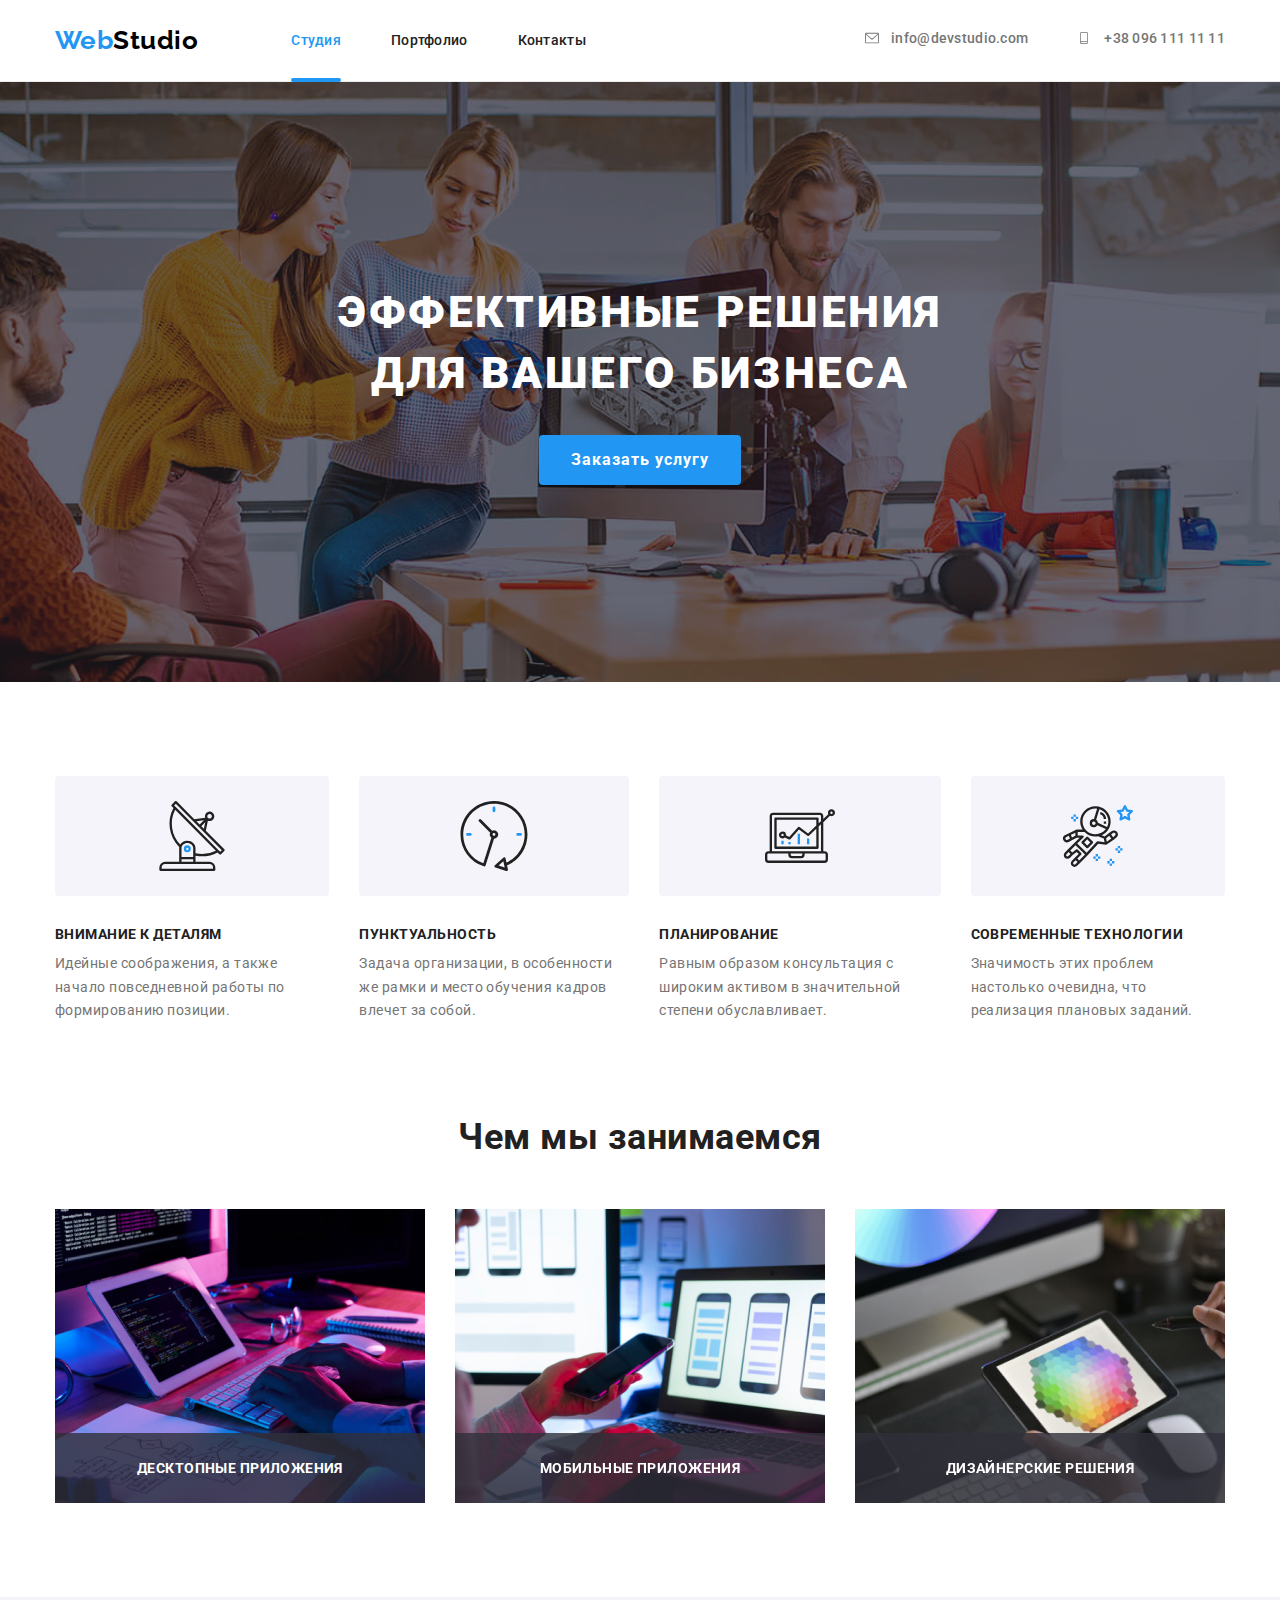
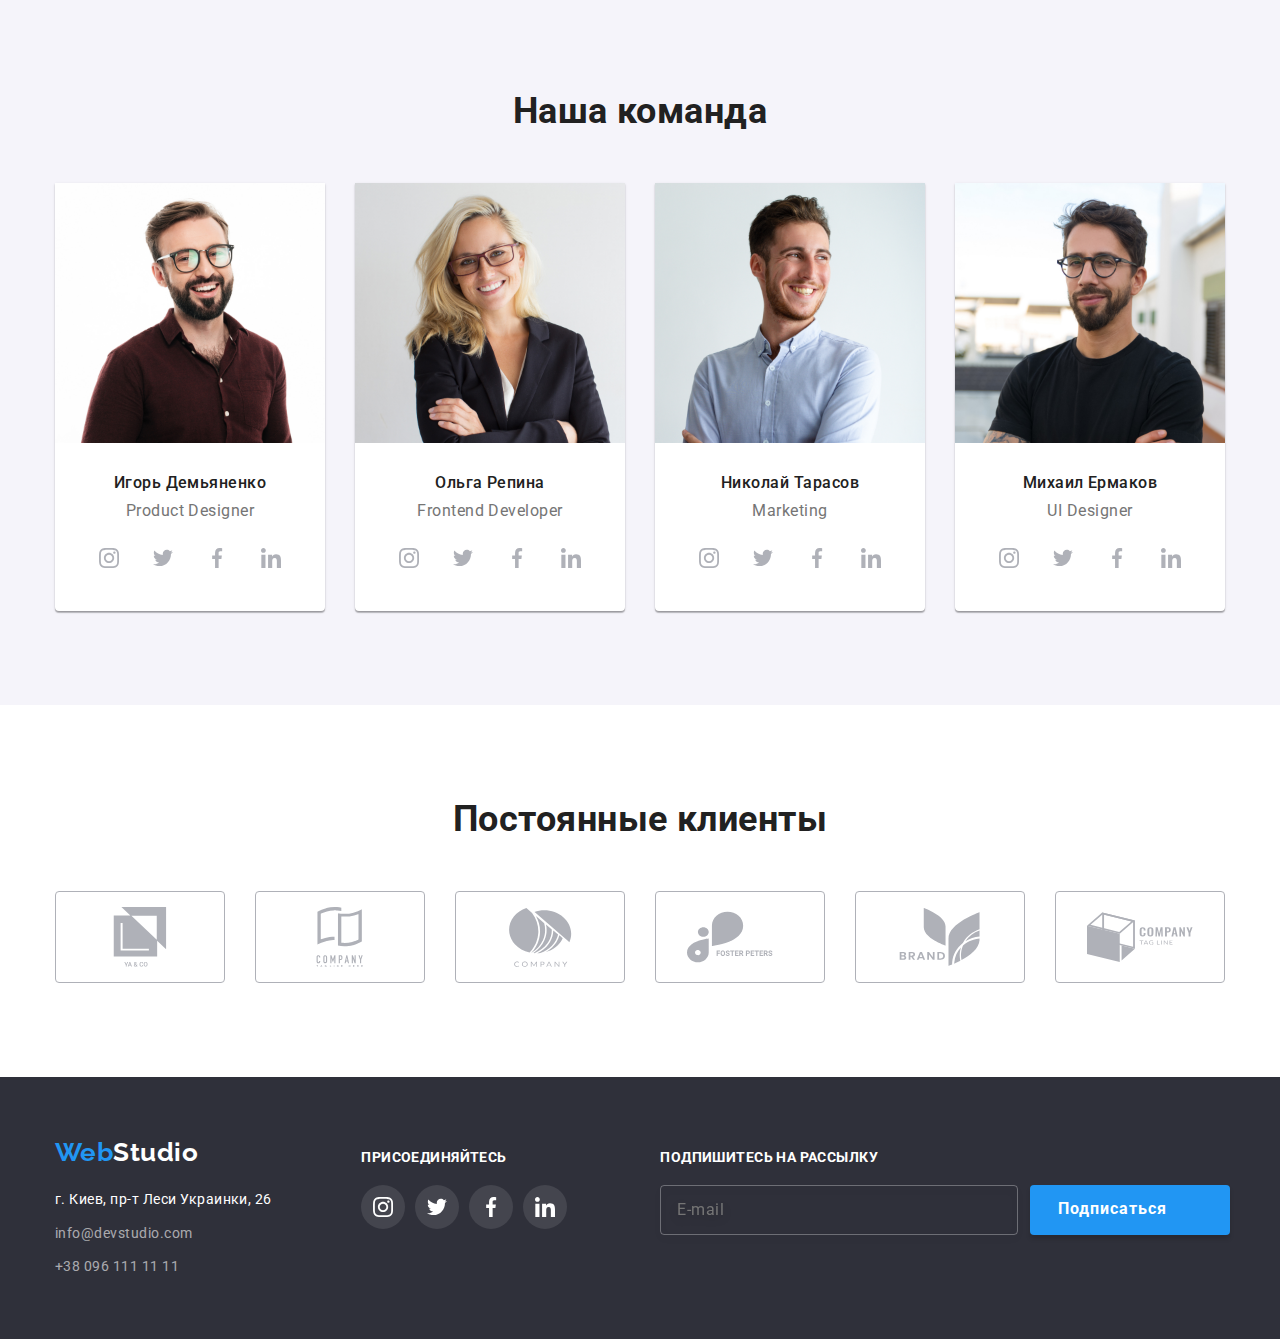
<file: index.html>
<!DOCTYPE html>
<html lang="ru">
<head>
    <meta charset="UTF-8">
    <meta http-equiv="X-UA-Compatible" content="IE=edge">
    <meta name="viewport" content="width=device-width, initial-scale=1.0">
    <title>WebStudio</title>
    <link href="https://fonts.googleapis.com/css2?family=Raleway:wght@700&family=Roboto:wght@400;500;700;900&display=swap" rel="stylesheet">
    <link rel="stylesheet" href="https://cdnjs.cloudflare.com/ajax/libs/modern-normalize/1.1.0/modern-normalize.min.css">
    <link rel="stylesheet" href="./css/main.min.css">
</head>
<body>
    <!-- Шапка сайта -->
    <header class="header">
            <div class="container header__container">
                    <nav class="nav">
                        <a href="index.html" class="logo header__logo"><span class="logo__label">Web</span>Studio</a>
                        <ul class="header-list list">
                            <li class="header-list__item"><a href="./index.html" class="header-list__link header-list__link--current">Студия</a></li>
                            <li class="header-list__item"><a href="portfolio.html" class="header-list__link">Портфолио</a></li>
                            <li class="header-list__item"><a href="/" class="header-list__link">Контакты</a></li>
                        </ul>
                    </nav>
                        <ul class="header-contacts list">
                            <li class="header-contacts__item">
                            <a href="mailto:info@devstudio.com" class="header-contacts__link header-contacts__link--email">
                            <span class="header-contacts__icon">
                                <svg class="icon-envelope" width="14px" height="16px">
                                    <use href="./images/sprite.svg#icon-envelope"></use>
                                </svg>
                            </span>
                        info@devstudio.com</a>
                        </li>
                            <li class="header-contacts__item">
                            <a href="tel:+380961111111" class="header-contacts__link header-contacts__link--tel">
                            <span class="header-contacts__icon">
                                <svg class="icon-smartphone" width="12px" height="16px">
                                    <use href="./images/sprite.svg#icon-smartphone"></use>
                                </svg>
                            </span>
                            +38 096 111 11 11</a>
                        </li>
                        </ul>
            </div>
    </header>
    <!-- Основная информация -->
        <main>
            <!-- Банер -->
            <section class="banner">
            <div class="banner-overlay">
                <div class="container">
                    <h1 class="banner-overlay__title">Эффективные решения для вашего бизнеса</h1>
                    <button class="banner-overlay__button" type="button" data-modal-open>Заказать услугу</button>
            <!-- Модальное окно -->
                    <div class="backdrop is-hidden" data-modal>
                        <div class="modal">
                            <button class="modal__button" data-modal-close>
                                <svg class="modal__icon-close" width="18px" height="18px">
                                    <use href="./images/sprite.svg#icon-close"></use>
                                </svg>
                            </button>
                            <!-- Контактная информация (Форма) -->
                            <h2 class="form__title">Оставьте свои данные, мы вам перезвоним</h2>
                             <form class="form" action="" >
                              <div class="form__container">
                                  
                                            <label class="form__field" for="user-name">
                                                <span class="form__label">Имя</span>
                                                <div class="input-container">
                                                    <input class="input-container__item" type="text" name="user-name" id="user-name">
                                                    <span class="input-container__icon">
                                                        <svg width="18px" height="18px">
                                                            <use href="./images/sprite.svg#icon-person"></use>
                                                        </svg>
                                                    </span>
                                                </div>
                                            </label>
                                  
                                  
                                            <label class="form__field" for="user-tel">
                                                <span class="form__label">Телефон</span>
                                                <div class="input-container">
                                                    <input class="input-container__item" type="tel" name="user-tel" id="user-tel" required>
                                                    <span class="input-container__icon">
                                                        <svg width="18px" height="18px">
                                                            <use href="./images/sprite.svg#icon-phone"></use>
                                                        </svg>
                                                    </span>
                                                </div>
                                            </label>
                                  
                                  
                                            <label class="form__field" for="user-email">
                                                <span class="form__label">Почта</span>
                                                <div class="input-container">
                                                    <input class="input-container__item" type="email" name="user-email" id="user-email" required>
                                                    <span class="input-container__icon">
                                                        <svg width="18px" height="18px">
                                                            <use href="./images/sprite.svg#icon-email"></use>
                                                        </svg>
                                                    </span>
                                                </div>
                                            </label>
                                           
                                            <label class="form__field comment" for="comment">
                                                <span class="form__label">Комментарий</span>
                                                <textarea class="input-container__item comment" name="comment" id="comment" placeholder="Введите текст" style="width: 448px; height: 120px;"></textarea>
                                            </label>

                                            <label class="policy__label" for="policy">
                                                <input class="policy__checkbox visually-hidden" type="checkbox" id="policy" name="policy">
                                                <span class="policy__icon">
                                                    <svg class="policy__icon--agreement" width="16px" height="16px">
                                                        <use href="./images/sprite.svg#icon-agreement"></use>
                                                    </svg>
                                                </span>
                                                <span class="policy__agreement">Соглашаюсь с рассылкой и принимаю 
                                                    <a class="policy__link" href="">Условия договора</a>
                                                </span>
                                            </label>       

                                    <button class="form__button" type="submit">Отправить</button>
                              </div>
                            </form>
                        </div>
                    </div>
                </div>
            </div>
                </section>
            <!-- Описание под банером -->
            <section class="sub-banner section">
                    <div class="container">
                        <ul class="sub-banner__list list">
                            <h2 class="sub-banner__header hidden">Что вам необходимо</h2>
                            <li class="sub-banner__item icon-antenna">
                                <h3 class="sub-banner__title">Внимание к деталям</h3>
                                <p class="sub-banner__description">
                                    Идейные соображения, а также начало повседневной работы по формированию позиции.
                                </p>
                            </li>
                            <li class="sub-banner__item icon-clock">
                                <h3 class="sub-banner__title">Пунктуальность</h3>
                                <p class="sub-banner__description">
                                    Задача организации, в особенности же рамки и место обучения кадров влечет за собой.
                                </p>
                            </li>
                            <li class="sub-banner__item icon-diagram">
                                <h3 class="sub-banner__title">Планирование</h3>
                                <p class="sub-banner__description">
                                    Равным образом консультация с широким активом в значительной степени обуславливает.
                                </p>
                            </li>
                            <li class="sub-banner__item icon-astronaut">
                                <h3 class="sub-banner__title">Современные технологии</h3>
                                <p class="sub-banner__description">
                                    Значимость этих проблем настолько очевидна, что реализация плановых заданий.
                                </p>
                            </li>
                        </ul>
                    </div>
                </section>
            <!-- Чем мы занимаемся -->
            <section class="examples section">
                <div class="container">
                    <h2 class="examples__title">Чем мы занимаемся</h2>
                    <ul class="examples__list list">
                        <li class="examples__item">
                            <img src="./images/img.jpg" alt="Первое фото фиолетовое" width="370" height="294">
                            <div class="examples__overlay">
                                <p class="examples__text">Десктопные приложения</p>
                            </div>
                        </li>
                        <li class="examples__item">
                            <img src="./images/img-1.jpg" alt="Второе фото с телефоном" width="370" height="294">
                            <div class="examples__overlay">
                                <p class="examples__text">Мобильные приложения</p>
                            </div>
                        </li>
                        <li class="examples__item">
                            <img src="./images/img-2.jpg" alt="Третье фото приложение" width="370" height="294">
                            <div class="examples__overlay">
                                <p class="examples__text">Дизайнерские решения</p>
                            </div>
                        </li>
                    </ul>
                </div>
            </section>
            <!-- Наша команда -->
            <section class="our-team section">
                <div class="container">
                    <h2 class="our-team__title">Наша команда</h2>
                    <ul class="our-team__list list">
                        <li class="our-team__item">
                            <img src="./images/img-3.jpg" alt="Игорь Демьяненко" width="270" height="260">
                            <h3 class="our-team__header">Игорь Демьяненко</h3>
                            <p class="our-team__description">Product Designer</p>
                                <div class="social-contacts">
                                    <a href="" class="social-contacts__item">
                                        <svg class="social-contacts__icon" width="20px" height="20px">
                                            <use href="./images/sprite.svg#icon-instagram" ></use>
                                        </svg>
                                    </a>
                                    <a href="" class="social-contacts__item">
                                        <svg class="social-contacts__icon"  width="20px" height="20px">
                                            <use href="./images/sprite.svg#icon-twitter"></use>
                                        </svg>
                                    </a>
                                    <a href="" class="social-contacts__item">
                                        <svg class="social-contacts__icon" width="20px" height="20px">
                                            <use href="./images/sprite.svg#icon-facebook" ></use>
                                        </svg>
                                    </a>
                                    <a href="" class="social-contacts__item">
                                        <svg class="social-contacts__icon" width="20px" height="20px">
                                            <use href="./images/sprite.svg#icon-linkedin" ></use>
                                        </svg>
                                    </a>
                                </div>
                        </li>
                        <li class="our-team__item">
                            <img src="./images/img-4.jpg" alt="Ольга Репина" width="270" height="260">
                            <h3 class="our-team__header">Ольга Репина</h3>
                            <p class="our-team__description">Frontend Developer</p>
                            <div class="social-contacts">
                                <a href="" class="social-contacts__item">
                                    <svg class="social-contacts__icon" width="20px" height="20px">
                                        <use href="./images/sprite.svg#icon-instagram" ></use>
                                    </svg>
                                </a>
                                <a href="" class="social-contacts__item">
                                    <svg class="social-contacts__icon"  width="20px" height="20px">
                                        <use href="./images/sprite.svg#icon-twitter"></use>
                                    </svg>
                                </a>
                                <a href="" class="social-contacts__item">
                                    <svg class="social-contacts__icon" width="20px" height="20px">
                                        <use href="./images/sprite.svg#icon-facebook" ></use>
                                    </svg>
                                </a>
                                <a href="" class="social-contacts__item">
                                    <svg class="social-contacts__icon" width="20px" height="20px">
                                        <use href="./images/sprite.svg#icon-linkedin" ></use>
                                    </svg>
                                </a>
                            </div>
                        </li>
                        <li class="our-team__item">
                            <img src="./images/img-5.jpg" alt="Николай Тарасов" width="270" height="260">
                            <h3 class="our-team__header">Николай Тарасов</h3>
                            <p class="our-team__description">Marketing</p>
                            <div class="social-contacts">
                                <a href="" class="social-contacts__item">
                                    <svg class="social-contacts__icon" width="20px" height="20px">
                                        <use href="./images/sprite.svg#icon-instagram" ></use>
                                    </svg>
                                </a>
                                <a href="" class="social-contacts__item">
                                    <svg class="social-contacts__icon"  width="20px" height="20px">
                                        <use href="./images/sprite.svg#icon-twitter"></use>
                                    </svg>
                                </a>
                                <a href="" class="social-contacts__item">
                                    <svg class="social-contacts__icon" width="20px" height="20px">
                                        <use href="./images/sprite.svg#icon-facebook" ></use>
                                    </svg>
                                </a>
                                <a href="" class="social-contacts__item">
                                    <svg class="social-contacts__icon" width="20px" height="20px">
                                        <use href="./images/sprite.svg#icon-linkedin" ></use>
                                    </svg>
                                </a>
                            </div>
                        </li>
                        <li class="our-team__item">
                            <img src="./images/img-6.jpg" alt="Михаил Ермаков" width="270" height="260">
                            <h3 class="our-team__header">Михаил Ермаков</h3>
                            <p class="our-team__description">UI Designer</p>
                            <div class="social-contacts">
                                <a href="" class="social-contacts__item">
                                    <svg class="social-contacts__icon" width="20px" height="20px">
                                        <use href="./images/sprite.svg#icon-instagram" ></use>
                                    </svg>
                                </a>
                                <a href="" class="social-contacts__item">
                                    <svg class="social-contacts__icon"  width="20px" height="20px">
                                        <use href="./images/sprite.svg#icon-twitter"></use>
                                    </svg>
                                </a>
                                <a href="" class="social-contacts__item">
                                    <svg class="social-contacts__icon" width="20px" height="20px">
                                        <use href="./images/sprite.svg#icon-facebook" ></use>
                                    </svg>
                                </a>
                                <a href="" class="social-contacts__item">
                                    <svg class="social-contacts__icon" width="20px" height="20px">
                                        <use href="./images/sprite.svg#icon-linkedin" ></use>
                                    </svg>
                                </a>
                            </div>
                        </li>
                    </ul>
                </div>
            </section>
            <!-- Постоянные клиенты -->
            <section class="section">
                <div class="regular-clients container">
                    <h2 class="regular-clients__title">Постоянные клиенты</h2>
                    <ul class="regular-clients__list list">
                        <li class="regular-clients__item">
                            <a class="regular-clients__link" href="/">
                                <svg class="regular-clients__icon">
                                    <use href="./images/sprite.svg#icon-brand-1"></use>
                                </svg>
                            </a>
                        </li>
                        <li class="regular-clients__item">
                            <a class="regular-clients__link" href="/">
                                <svg class="regular-clients__icon">
                                    <use href="./images/sprite.svg#icon-brand-2" ></use>
                                </svg>
                            </a>
                        </li>
                        <li class="regular-clients__item">
                            <a class="regular-clients__link" href="/">
                                <svg class="regular-clients__icon">
                                    <use href="./images/sprite.svg#icon-brand-3"></use>
                                </svg>
                            </a>
                        </li>
                        <li class="regular-clients__item">
                            <a class="regular-clients__link" href="/">
                                <svg class="regular-clients__icon">
                                    <use href="./images/sprite.svg#icon-brand-4"></use>
                                </svg>
                            </a>
                        </li>
                        <li class="regular-clients__item">
                            <a class="regular-clients__link" href="/">
                                <svg class="regular-clients__icon">
                                    <use href="./images/sprite.svg#icon-brand-5"></use>
                                </svg>
                            </a>
                        </li>
                        <li class="regular-clients__item">
                            <a class="regular-clients__link" href="/">
                                <svg class="regular-clients__icon">
                                    <use href="./images/sprite.svg#icon-brand-6"></use>
                                </svg>
                            </a>
                        </li>
                    </ul>
                </div>
            </section>
        </main>
        <!-- Контактная информация -->
    <footer class="footer-contacts">
        <div class="container">
            <div class="footer-container">
                <a href="./index.html" class="logo footer__logo"><span class="logo__label">Web</span>Studio</a>
                <address>
                    <ul class="footer-contacts__list list">
                        <li class="footer-contacts__item">
                            <a href="https://goo.gl/maps/piqngm7oDQpEDh6u6"
                            target="_blank"
                             rel="noopener nofollow noreferrer"
                             class="footer-contacts__link">г. Киев, пр-т Леси Украинки, 26</a>
                        </li>
                        <li class="footer-contacts__item"><a href="mailto:info@devstudio.com" class="footer-contacts__link footer-contacts__link--email">info@devstudio.com</a></li>
                        <li class="footer-contacts__item"><a href="tel:+380961111111" class="footer-contacts__link footer-contacts__link--tel">+38 096 111 11 11</a></li>
                    </ul>
                </address>
            </div>
        <!-- Присоединяйтесь к нам! -->
            <div class="social-media">
                <p class="social-media__header">Присоединяйтесь</p>
                <ul class="social-media__list list">
                    <li class="social-media__item">
                        <a class="social-media__link" href="/">
                            <svg class="social-media__icon">
                                <use href="./images/sprite.svg#icon-instagram" width="20px" height="20px"></use>
                            </svg>
                        </a>
                    </li>
                    <li class="social-media__item">
                        <a class="social-media__link" href="/">
                            <svg class="social-media__icon">
                                <use href="./images/sprite.svg#icon-twitter" width="20px" height="20px"></use>
                            </svg>
                        </a>
                    </li>
                    <li class="social-media__item">
                        <a class="social-media__link" href="/">
                            <svg class="social-media__icon">
                                <use href="./images/sprite.svg#icon-facebook" width="20px" height="20px"></use>
                            </svg>
                        </a>
                    </li>
                    <li class="social-media__item">
                        <a class="social-media__link" href="/">
                            <svg class="social-media__icon">
                                <use href="./images/sprite.svg#icon-linkedin" width="20px" height="20px"></use>
                            </svg>
                        </a>
                    </li>
                </ul>
            </div>
            <!-- Подписка на рассылку -->
            <div class="disctribution">
                <p class="disctribution__header">Подпишитесь на рассылку</p>
                <div class="subscribe-container">
                    <form class="subscribe-form" action="#">
                        <label for="email">
                            <input class="subscribe-form__email" type="email" name="email" placeholder="E-mail">
                        </label>
                        <button class="subscribe-form__button" type="submit">Подписаться
                            <svg class="subscribe-form__icon" width="24px" height="24px">
                                <use href="./images/sprite.svg#icon-send"></use>
                            </svg>
                        </button>
                    </form>
                </div>
            </div>
        </div>
    </footer>
<script src="./js/modal.js"></script>
</body>
</html>
</file>
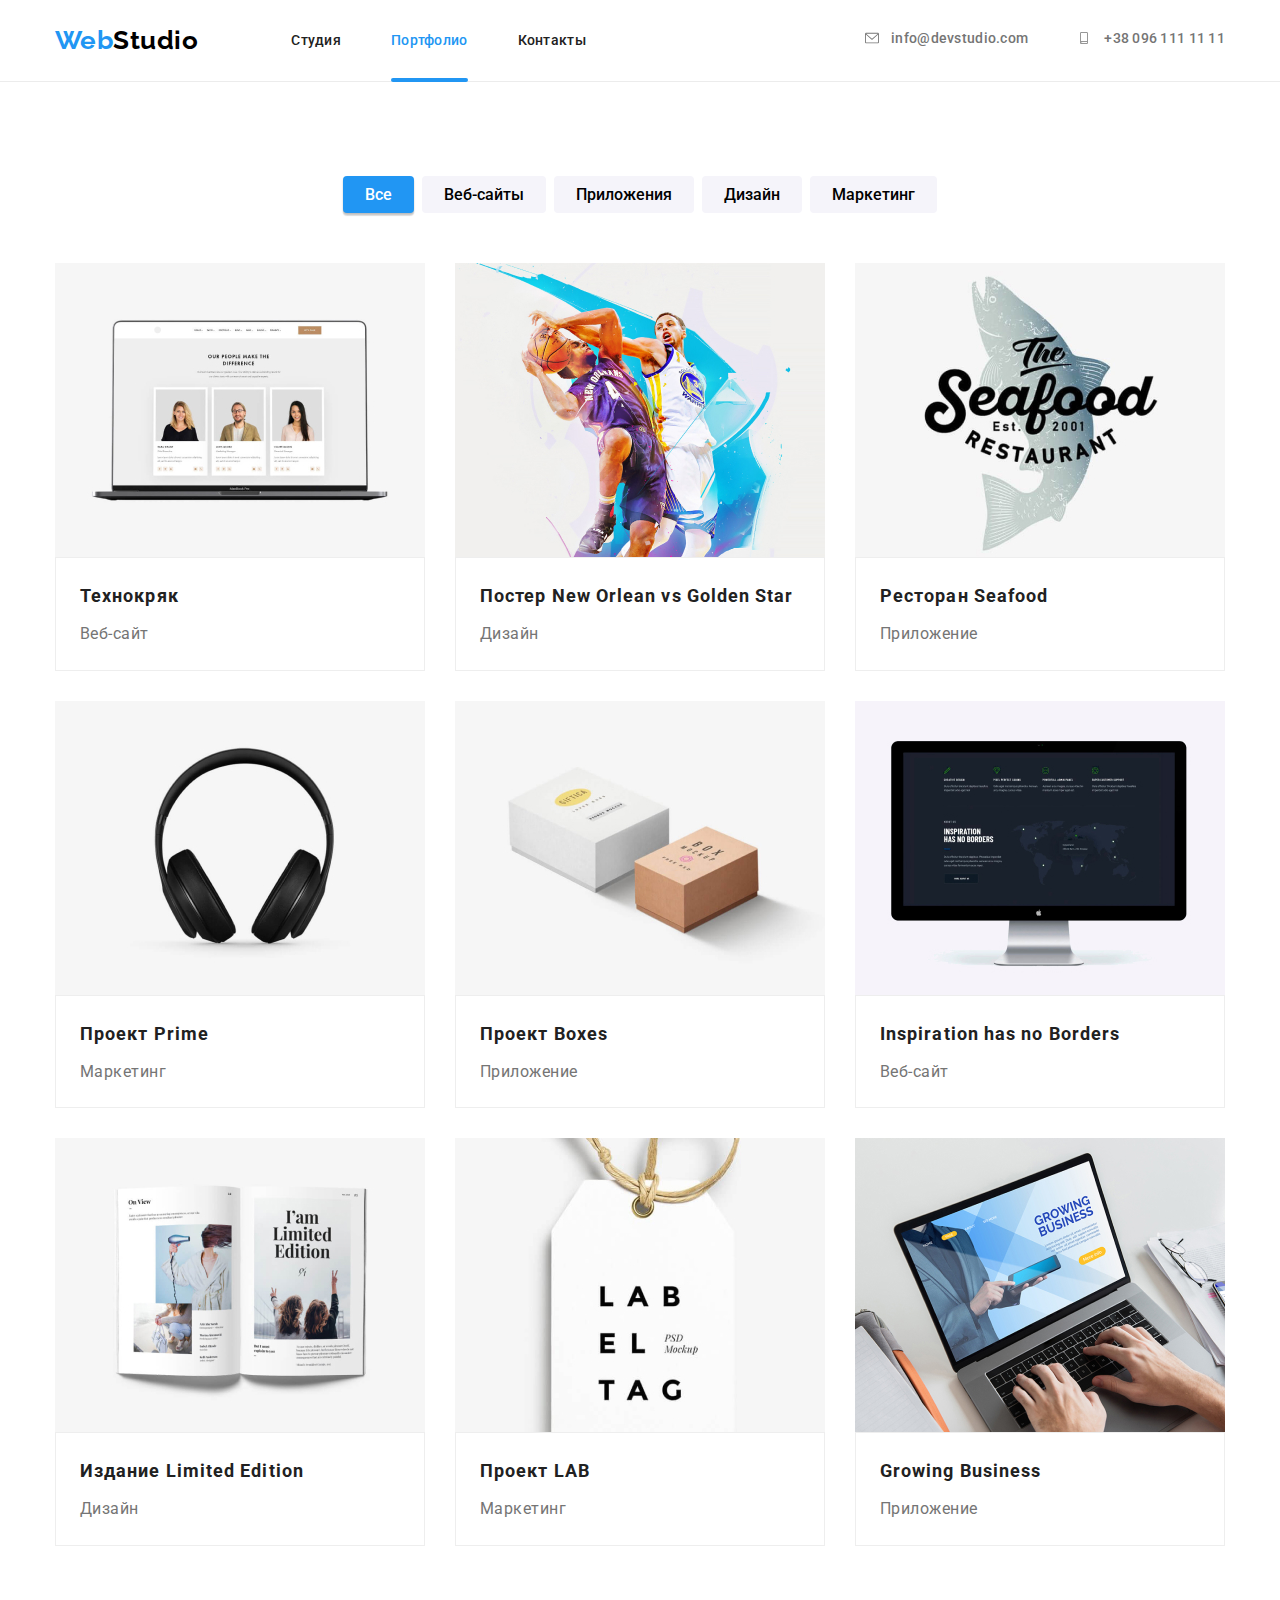
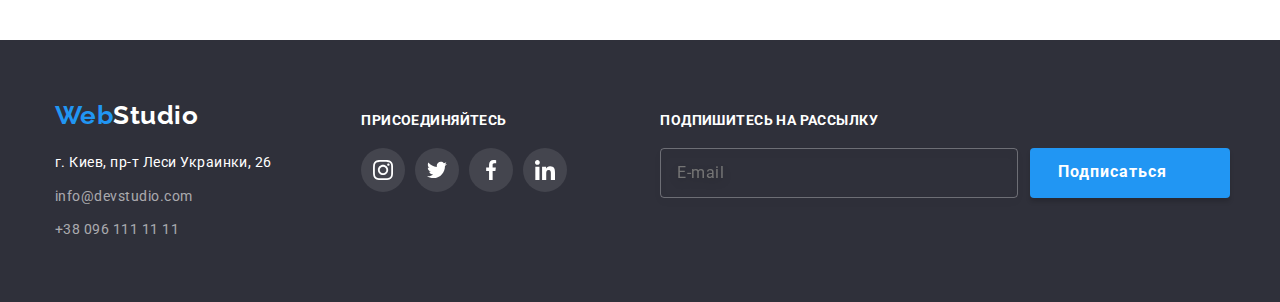
<file: portfolio.html>
<!DOCTYPE html>
<html lang="ru">
<head>
    <meta charset="UTF-8">
    <meta http-equiv="X-UA-Compatible" content="IE=edge">
    <meta name="viewport" content="width=device-width, initial-scale=1.0">
    <title>WebStudio</title>
    <link href="https://fonts.googleapis.com/css2?family=Raleway:wght@700&family=Roboto:wght@400;500;700;900&display=swap" rel="stylesheet">
    <link rel="stylesheet" href="https://cdnjs.cloudflare.com/ajax/libs/modern-normalize/1.1.0/modern-normalize.min.css">
    <link rel="stylesheet" href="./css/main.min.css">
</head>
<body>
    <!-- Шапка сайта -->
    <header class="header">
        <div class="container header__container">
                <nav class="nav">
                    <a href="index.html" class="logo header__logo"><span class="logo__label">Web</span>Studio</a>
                    <ul class="header-list list">
                        <li class="header-list__item"><a href="./index.html" class="header-list__link header-list__link">Студия</a></li>
                        <li class="header-list__item"><a href="portfolio.html" class="header-list__link header-list__link--current">Портфолио</a></li>
                        <li class="header-list__item"><a href="/" class="header-list__link">Контакты</a></li>
                    </ul>
                </nav>
                    <ul class="header-contacts list">
                        <li class="header-contacts__item">
                        <a href="mailto:info@devstudio.com" class="header-contacts__link header-contacts__link--email">
                        <span class="header-contacts__icon">
                            <svg class="icon-envelope" width="14px" height="16px">
                                <use href="./images/sprite.svg#icon-envelope"></use>
                            </svg>
                        </span>
                    info@devstudio.com</a>
                    </li>
                        <li class="header-contacts__item">
                        <a href="tel:+380961111111" class="header-contacts__link header-contacts__link--tel">
                        <span class="header-contacts__icon">
                            <svg class="icon-smartphone" width="12px" height="16px">
                                <use href="./images/sprite.svg#icon-smartphone"></use>
                            </svg>
                        </span>
                        +38 096 111 11 11</a>
                    </li>
                    </ul>
        </div>
</header>
    <!-- Основная информация -->
    <main>
        <section class="section">
            <div class="container">
                <h1 class="section__title hidden">Примеры работ</h1>
                <ul class="filter-button__list">
                    <li class="filter-button__item"><button type="button" class="filter-button__button filter-button__button--current">Все</button></li>
                    <li class="filter-button__item"><button type="button" class="filter-button__button">Веб-сайты</button></li>
                    <li class="filter-button__item"><button type="button" class="filter-button__button">Приложения</button></li>
                    <li class="filter-button__item"><button type="button" class="filter-button__button">Дизайн</button></li>
                    <li class="filter-button__item"><button type="button" class="filter-button__button">Маркетинг</button></li>
                </ul>
                <ul class="examples">
                    <li class="examples__item">
                        <a class="examples__link" href="/">
                            <div class="overlay-animated">
                            <img src="./images/img-7.jpg" alt="Пример вебсайта технокряк" width="370" height="294">
                                <div class="overlay-animated__container">
                                    <p class="overlay-animated__text">Ресурс предлагает комплексные предложения с разным уровнем функционала и сервисов. 
                                    Все это позволит посетителю получить исчерпывающие сведения о компании или частном лице.</p>
                                </div>
                            </div>
                        <div class="border">
                            <h2 class="border__description">Технокряк</h2>
                            <p class="border__text">Веб-сайт</p>
                        </div>
                        </a>
                    </li>
                    <li class="examples__item">
                        <a class="examples__link" href="/">
                            <div class="overlay-animated">
                            <img src="./images/img-8.jpg" alt="Игра баскетбол" width="370" height="294">
                             <div class="overlay-animated__container">
                                    <p class="overlay-animated__text">Ресурс предлагает комплексные предложения с разным уровнем функционала и сервисов. 
                                    Все это позволит посетителю получить исчерпывающие сведения о компании или частном лице.</p>
                                </div>
                            </div>
                        <div class="border">
                            <h2 class="border__description">Постер New Orlean vs Golden Star</h2>
                            <p class="border__text">Дизайн</p>
                        </div>
                        </a>
                    </li>
                    <li class="examples__item">
                        <a class="examples__link" href="/">
                            <div class="overlay-animated">
                            <img src="./images/img-9.jpg" alt="Банер ресторана Seafood" width="370" height="294">
                             <div class="overlay-animated__container">
                                    <p class="overlay-animated__text">Ресурс предлагает комплексные предложения с разным уровнем функционала и сервисов. 
                                    Все это позволит посетителю получить исчерпывающие сведения о компании или частном лице.</p>
                                </div>
                            </div>
                        <div class="border">
                            <h2 class="border__description">Ресторан Seafood</h2>
                            <p class="border__text">Приложение</p>
                        </div>
                        </a>
                    </li>
                    <li class="examples__item">
                        <a class="examples__link" href="/">
                            <div class="overlay-animated">
                            <img src="./images/img-10.jpg" alt="Наушники на изображении" width="370" height="294">
                             <div class="overlay-animated__container">
                                    <p class="overlay-animated__text">Ресурс предлагает комплексные предложения с разным уровнем функционала и сервисов. 
                                    Все это позволит посетителю получить исчерпывающие сведения о компании или частном лице.</p>
                                </div>
                            </div>
                        <div class="border">
                            <h2 class="border__description">Проект Prime</h2>
                            <p class="border__text">Маркетинг</p>
                        </div>
                        </a>
                    </li>
                    <li class="examples__item">
                        <a class="examples__link" href="/">
                            <div class="overlay-animated">
                            <img src="./images/img-11.jpg" alt="Несколько коробок" width="370" height="294">
                             <div class="overlay-animated__container">
                                    <p class="overlay-animated__text">Ресурс предлагает комплексные предложения с разным уровнем функционала и сервисов. 
                                    Все это позволит посетителю получить исчерпывающие сведения о компании или частном лице.</p>
                                </div>
                            </div>
                        <div class="border">
                            <h2 class="border__description">Проект Boxes</h2>
                            <p class="border__text">Приложение</p>
                        </div>
                        </a>
                    </li>
                    <li class="examples__item">
                        <a class="examples__link" href="/">
                            <div class="overlay-animated">
                            <img src="./images/img-12.jpg" alt="Изображение монитора" width="370" height="294">
                             <div class="overlay-animated__container">
                                    <p class="overlay-animated__text">Ресурс предлагает комплексные предложения с разным уровнем функционала и сервисов. 
                                    Все это позволит посетителю получить исчерпывающие сведения о компании или частном лице.</p>
                                </div>
                            </div>
                        <div class="border">
                            <h2 class="border__description">Inspiration has no Borders</h2>
                            <p class="border__text">Веб-сайт</p>
                        </div>
                        </a>
                    </li>
                    <li class="examples__item">
                        <a class="examples__link" href="/">
                            <div class="overlay-animated">
                            <img src="./images/img-13.jpg" alt="Журнал" width="370" height="294">
                             <div class="overlay-animated__container">
                                    <p class="overlay-animated__text">Ресурс предлагает комплексные предложения с разным уровнем функционала и сервисов. 
                                    Все это позволит посетителю получить исчерпывающие сведения о компании или частном лице.</p>
                                </div>
                            </div>
                        <div class="border">
                            <h2 class="border__description">Издание Limited Edition</h2>
                            <p class="border__text">Дизайн</p>
                        </div>
                        </a>
                    </li>
                    <li class="examples__item">
                        <a class="examples__link" href="/">
                            <div class="overlay-animated">
                            <img src="./images/img-14.jpg" alt="Лейбл" width="370" height="294">
                             <div class="overlay-animated__container">
                                    <p class="overlay-animated__text">Ресурс предлагает комплексные предложения с разным уровнем функционала и сервисов. 
                                    Все это позволит посетителю получить исчерпывающие сведения о компании или частном лице.</p>
                                </div>
                            </div>
                        <div class="border">
                            <h2 class="border__description">Проект LAB</h2>
                            <p class="border__text">Маркетинг</p>
                        </div>
                        </a>
                    </li>
                    <li class="examples__item">
                        <a class="examples__link" href="/">
                            <div class="overlay-animated">
                            <img src="./images/img-15.jpg" alt="Изображение ноутбука" width="370" height="294">
                             <div class="overlay-animated__container">
                                    <p class="overlay-animated__text">Ресурс предлагает комплексные предложения с разным уровнем функционала и сервисов. 
                                    Все это позволит посетителю получить исчерпывающие сведения о компании или частном лице.</p>
                                </div>
                            </div>
                        <div class="border">
                            <h2 class="border__description">Growing Business</h2>
                            <p class="border__text">Приложение</p>
                        </div>
                        </a>
                    </li>
                </ul>
            </div>
        </section>
    </main>
 <!-- Контактная информация -->
 <footer class="footer-contacts">
    <div class="container">
        <div class="footer-container">
            <a href="./index.html" class="logo footer__logo"><span class="logo__label">Web</span>Studio</a>
            <address>
                <ul class="footer-contacts__list list">
                    <li class="footer-contacts__item">
                        <a href="https://goo.gl/maps/piqngm7oDQpEDh6u6"
                        target="_blank"
                         rel="noopener nofollow noreferrer"
                         class="footer-contacts__link">г. Киев, пр-т Леси Украинки, 26</a>
                    </li>
                    <li class="footer-contacts__item"><a href="mailto:info@devstudio.com" class="footer-contacts__link footer-contacts__link--email">info@devstudio.com</a></li>
                    <li class="footer-contacts__item"><a href="tel:+380961111111" class="footer-contacts__link footer-contacts__link--tel">+38 096 111 11 11</a></li>
                </ul>
            </address>
        </div>
    <!-- Присоединяйтесь к нам! -->
        <div class="social-media">
            <p class="social-media__header">Присоединяйтесь</p>
            <ul class="social-media__list list">
                <li class="social-media__item">
                    <a class="social-media__link" href="/">
                        <svg class="social-media__icon">
                            <use href="./images/sprite.svg#icon-instagram" width="20px" height="20px"></use>
                        </svg>
                    </a>
                </li>
                <li class="social-media__item">
                    <a class="social-media__link" href="/">
                        <svg class="social-media__icon">
                            <use href="./images/sprite.svg#icon-twitter" width="20px" height="20px"></use>
                        </svg>
                    </a>
                </li>
                <li class="social-media__item">
                    <a class="social-media__link" href="/">
                        <svg class="social-media__icon">
                            <use href="./images/sprite.svg#icon-facebook" width="20px" height="20px"></use>
                        </svg>
                    </a>
                </li>
                <li class="social-media__item">
                    <a class="social-media__link" href="/">
                        <svg class="social-media__icon">
                            <use href="./images/sprite.svg#icon-linkedin" width="20px" height="20px"></use>
                        </svg>
                    </a>
                </li>
            </ul>
        </div>
        <!-- Подписка на рассылку -->
        <div class="disctribution">
            <p class="disctribution__header">Подпишитесь на рассылку</p>
            <div class="subscribe-container">
                <form class="subscribe-form" action="#">
                    <label for="email">
                        <input class="subscribe-form__email" type="email" name="email" placeholder="E-mail">
                    </label>
                    <button class="subscribe-form__button" type="submit">Подписаться
                        <svg class="subscribe-form__icon" width="24px" height="24px">
                            <use href="./images/sprite.svg#icon-send"></use>
                        </svg>
                    </button>
                </form>
            </div>
        </div>
    </div>
</footer>
</body>
</html>
</file>
<file: css/main.min.css>
:root{--primary-text-color: #212121;--secondary-text-color: #757575;--accent-color: #2196F3;--main-white: #FFFFFF;--timing-function: cubic-bezier(0.4, 0, 0.2, 1)}html{box-sizing:border-box}*,*::before,*::after{box-sizing:inherit}.visually-hidden{position:absolute;width:1px;height:1px;margin:-1px;border:0;padding:0;white-space:nowrap;clip-path:inset(100%);clip:rect(0 0 0 0);overflow:hidden}body{font-family:"Roboto",sans-serif;font-size:16px;letter-spacing:.03em;color:var(--primary-text-color);background-color:var(--main-white)}.container{width:1200px;padding-left:15px;padding-right:15px;margin:0 auto}img{display:block}.list{list-style:none;padding-left:0;margin:0}h1,h2,h3,h4,h5,h6,p{margin-top:0}.section{padding-top:94px;padding-bottom:94px}.header{border-bottom:1px solid #ececec}.header__container{display:flex;align-items:center}.logo{margin-right:93px;font-family:"Raleway",sans-serif;font-weight:700;font-size:26px;line-height:1.2;text-decoration:none;color:#000}.logo__label{color:var(--accent-color)}.nav{display:flex;align-items:center}.header-list{display:flex;align-items:center}.header-list :not(:last-child){margin-right:50px}.header-list__link{display:block;padding-top:32px;padding-bottom:32px;position:relative;text-decoration:none;font-weight:500;font-size:14px;line-height:1.2;letter-spacing:.02em;color:var(--primary-text-color);transition:color 250ms var(--timing-function)}.header-list__link:hover,.header-list__link:focus{color:var(--accent-color)}.header-list__link::after{display:block;content:"";position:absolute;left:0;bottom:-1px;width:100%;height:4px;background-color:var(--accent-color);border-radius:2px;transform:scaleX(0);transition:transform 250ms var(--timing-function)}.header-list__link:hover::after{transform:scaleX(1)}.header-list__link--current{color:var(--accent-color)}.header-list__link--current::after{display:block;content:"";left:0;bottom:-1px;width:100%;height:4px;background-color:var(--accent-color);border-radius:2px;transform:scaleX(1)}.header-contacts{display:flex;align-items:center;margin-left:auto}.header-contacts__item:not(:last-child){margin-right:50px}.header-contacts__link--email{display:inline-flex;align-items:center;font-weight:500;font-size:14px;line-height:1.2;letter-spacing:.02em;text-decoration:none;color:var(--secondary-text-color);transition:color 250ms var(--timing-function)}.header-contacts__link--email:hover{color:var(--accent-color)}.header-contacts__link--tel{display:inline-flex;align-items:center;font-weight:500;font-size:14px;line-height:1.2;letter-spacing:.02em;text-decoration:none;color:var(--secondary-text-color);transition:color 250ms var(--timing-function)}.header-contacts__link--tel:hover{color:var(--accent-color)}.header-contacts__icon{width:16px;height:16px;margin-right:10px}.icon-envelope,.icon-smartphone{fill:currentColor}.footer-contacts{padding-bottom:60px;padding-top:60px;background-color:#2f303a}.footer__logo{display:block;margin-bottom:20px;font-family:"Raleway",sans-serif;font-weight:700;font-size:26px;line-height:1.2;text-decoration:none;color:var(--main-white)}.footer-contacts__list{list-style:none}.footer-contacts__item:not(:last-child){margin-bottom:10px}.footer-contacts__link{font-style:normal;font-size:14px;line-height:1.7;color:var(--main-white);text-decoration:none}.footer-contacts__link--email{color:rgba(255,255,255,.6);transition:color 250ms var(--timing-function)}.footer-contacts__link--email:hover,.footer-contacts__link--email:focus{color:var(--accent-color)}.footer-contacts__link--tel{color:rgba(255,255,255,.6);transition:color 250ms var(--timing-function)}.footer-contacts__link--tel:hover,.footer-contacts__link--tel:focus{color:var(--accent-color)}.footer-contacts>.container{display:flex}.social-media{margin:12px 0 40px 70px;width:206px;height:80px}.social-media__header{margin-bottom:20px;font-weight:700;font-size:14px;line-height:1.15;letter-spacing:.03em;text-transform:uppercase;color:var(--main-white)}.social-media__list{display:flex;align-items:center;justify-content:center}.social-media__item:not(:last-child){margin-right:10px}.social-media__link{display:flex;align-items:center;justify-content:center;background-color:rgba(255,255,255,.1);border-radius:50%;transition:fill 250ms var(--timing-function),background-color 250ms var(--timing-function)}.social-media__link:hover{background-color:#2196f3}.social-media__icon{width:44px;height:44px;padding:12px;fill:#fff}.disctribution{width:570px;height:86px;margin:12px 0 0 93px}.disctribution__header{margin-bottom:20px;font-weight:700;font-size:14px;line-height:1.15;letter-spacing:.03em;text-transform:uppercase;color:var(--main-white)}.subscribe-container{display:flex}.subscribe-form{display:flex}.subscribe-form__email{display:flex;align-items:center;margin-right:12px;padding-left:16px;width:358px;height:50px;font-weight:400;font-size:16px;line-height:1.25;letter-spacing:.03em;border:1px solid rgba(255,255,255,.3);filter:drop-shadow(0px 4px 4px rgba(0, 0, 0, 0.15));border-radius:4px;background-color:rgba(0,0,0,0);color:rgba(255,255,255,.6);transition:outline 250ms var(--timing-function)}.subscribe-form__email:focus-visible{outline:1px solid #2196f3;border:none}.subscribe-form__button{cursor:pointer;display:flex;text-align:center;align-items:center;padding:10px 28px;font-weight:700;font-size:16px;line-height:1.9;letter-spacing:.06em;width:200px;height:50px;background-color:var(--accent-color);box-shadow:0px 4px 4px rgba(0,0,0,.15);border-radius:4px;border:none;color:var(--main-white);transition:box-shadow 250ms var(--timing-function),background-color 250ms var(--timing-function)}.subscribe-form__button:hover,.subscribe-form__button:focus{background-color:rgba(33,149,243,.7960784314)}.subscribe-form__icon{margin-left:10px}.banner-overlay{margin:0 auto;max-width:1600px;height:600px;background-image:linear-gradient(to right, rgba(47, 48, 58, 0.4), rgba(47, 48, 58, 0.4)),url(../images/banner-img.png);background-repeat:no-repeat;background-position:center;background-size:cover}.banner-overlay__title{margin:0 auto;margin-bottom:30px;padding-top:200px;width:693px;font-weight:900;font-size:44px;line-height:1.4;text-align:center;letter-spacing:.06em;text-transform:uppercase;color:var(--main-white)}.banner-overlay__button{display:flex;cursor:pointer;min-width:200px;margin:0 auto;padding:10px 32px;font-weight:700;font-size:16px;line-height:1.9;align-items:center;text-align:center;letter-spacing:.06em;background-color:var(--accent-color);color:var(--main-white);border:none;border-radius:4px;box-shadow:0px 4px 4px rgba(0,0,0,.15);transition:color 1000ms var(--timing-function),background-color 1000ms var(--timing-function),box-shadow 250ms var(--timing-function)}.banner-overlay__button:hover,.banner-overlay__button:focus{background-color:var(--main-white);color:var(--accent-color)}.backdrop{position:fixed;top:0;left:0;width:100%;height:100%;background-color:rgba(0,0,0,.2);transition:opacity 500ms var(--timing-function)}.backdrop.is-hidden{opacity:0;pointer-events:none}.modal{position:absolute;top:50%;left:50%;width:528px;height:581px;background-color:var(--main-white);box-shadow:0px 1px 3px rgba(0,0,0,.12),0px 1px 1px rgba(0,0,0,.14),0px 2px 1px rgba(0,0,0,.2);border-radius:4px;transform:translate(-50%, -50%)}.modal__button{position:absolute;right:8px;top:8px;display:flex;justify-content:center;align-items:center;cursor:pointer;width:30px;height:30px;padding:1px 6px;border:1px solid rgba(0,0,0,.1);fill:#000;border-radius:50%;background:var(--main-white);transition:fill 250ms var(--timing-function)}.modal__button:hover{fill:var(--accent-color)}.modal__icon-close{width:18px;height:18px}.form{display:flex;flex-direction:column;width:448px;margin:0 auto}.form__title{margin-top:40px;margin-bottom:12px;font-weight:700;font-size:20px;line-height:1.15;text-align:center;letter-spacing:.03em;color:var(--primary-text-color)}.form__container{display:flex;flex-direction:column;width:448px;margin:0 auto}.form__field{display:flex;flex-direction:column;margin-bottom:10px;width:100%;height:58px}.form__field.comment{margin-bottom:20px;height:138px}.form__label{margin-bottom:4px;font-size:12px;line-height:1.15;letter-spacing:.01em;color:var(--secondary-text-color)}.input-container{display:flex;flex-direction:column;position:relative}.input-container__item{position:relative;padding:11px 11px 11px 40px;height:40px;font-weight:400;font-size:16px;line-height:1.25;letter-spacing:.03em;color:#757575;border:1px solid rgba(33,33,33,.2);border-radius:4px}.input-container__item:focus-visible{border:none;outline:1px solid #2196f3;transition:outline 250ms var(--timing-function)}.input-container__item.comment{width:448px;padding:12px 16px;resize:none}.input-container__icon{position:absolute;top:27.5%;left:12px;width:18px;height:18px;fill:#212121;transition:fill 250ms var(--timing-function)}.input-container__item:focus-visible+.input-container__icon{fill:#2196f3}.policy__label{display:flex;flex-direction:row;margin:0 auto;justify-content:center;align-items:center;height:24px}.policy__icon{display:inline-flex;justify-content:center;align-items:center;width:16px;height:16px;border-radius:2px;outline:1.5px solid #212121;outline-offset:-1.5px;background-color:#fff}.policy__checkbox:checked+.policy__icon{outline-color:#2196f3;background-color:#2196f3}.policy__icon--agreement{opacity:0}.policy__checkbox:checked+.policy__icon .policy__icon--agreement{opacity:1;fill:#fff}.policy__agreement{margin-left:8px;user-select:none;font-size:14px;line-height:1.7;letter-spacing:.03em;color:var(--secondary-text-color)}.policy__link{color:var(--accent-color)}.form__button{cursor:pointer;display:flex;justify-content:center;align-items:center;margin:0 auto;margin-top:30px;font-weight:700;font-size:16px;line-height:1.9;letter-spacing:.06em;width:200px;height:50px;background-color:var(--accent-color);box-shadow:0px 4px 4px rgba(0,0,0,.15);border-radius:4px;border:none;color:var(--main-white);transition:box-shadow 250ms var(--timing-function),background-color 250ms var(--timing-function)}.form__button:hover,.form__button:focus{background-color:rgba(33,149,243,.7960784314)}.sub-banner{padding-bottom:0}.sub-banner__list{display:flex}.sub-banner__header{font-weight:700;font-size:36px;line-height:1.16;text-align:center;margin-bottom:50px}.sub-banner__header.hidden{position:absolute;width:1px;height:1px;margin:-1px;border:0;padding:0;white-space:nowrap;clip-path:inset(100%);clip:rect(0 0 0 0);overflow:hidden}.sub-banner__item:not(:last-child){margin-right:30px}.sub-banner__item::before{display:block;content:"";height:120px;margin-bottom:30px;background-size:auto;background-repeat:no-repeat;background-position:center;background-color:#f5f4fa;border-radius:4px}.icon-antenna::before{background-image:url(../images/antenna.svg)}.icon-clock::before{background-image:url(../images/clock.svg)}.icon-diagram::before{background-image:url(../images/diagram.svg)}.icon-astronaut::before{background-image:url(../images/astronaut.svg)}.sub-banner__title{margin-bottom:10px;font-weight:700;font-size:14px;line-height:1.15;text-transform:uppercase}.sub-banner__description{margin-bottom:0;font-size:14px;line-height:1.7;color:var(--secondary-text-color)}.examples.section{padding-top:94px;padding-bottom:94px}.examples__title{text-align:center;font-weight:700;font-size:36px;line-height:1.16;margin-bottom:50px}.examples__list{padding-top:0;display:flex}.examples__item{position:relative}.examples__item:not(:last-child){margin-right:30px}.examples__overlay{display:flex;justify-content:center;align-items:center;position:absolute;width:100%;height:70px;bottom:0;right:0;background-color:rgba(47,48,58,.8)}.examples__text{text-align:center;margin:0;font-weight:700;font-size:14px;line-height:1.2;letter-spacing:.03em;text-transform:uppercase;color:#fff}.our-team{background-color:#f5f4fa}.our-team__title{text-align:center;margin-bottom:50px;font-weight:700;font-size:36px;line-height:1.16}.our-team__list{list-style:none;display:flex;justify-content:center}.our-team__item{display:inline-block;width:270px;height:428px;box-shadow:0px 1px 3px rgba(0,0,0,.12),0px 1px 1px rgba(0,0,0,.14),0px 2px 1px rgba(0,0,0,.2);border-radius:0px 0px 4px 4px;background-color:var(--main-white)}.our-team__item:not(:last-child){margin-right:30px}.our-team__header{text-align:center;padding-top:30px;margin-bottom:10px;font-weight:500;font-size:16px;line-height:1.2}.our-team__description{text-align:center;margin-bottom:16px;font-weight:400;color:var(--secondary-text-color)}.social-contacts{display:flex;align-items:center;justify-content:center;margin:0px 32px 30px 32px;width:206px;height:44px}.social-contacts__item{width:44px;height:44px;background-color:var(--main-white)}.social-contacts__item:not(:last-child){margin-right:10px}.social-contacts__item:hover{background-color:var(--accent-color);border-radius:50%}.social-contacts__icon{width:44px;height:44px;padding:12px;fill:#afb1b8;transition:fill 250ms var(--timing-function)}.social-contacts__icon:hover{fill:#fff}.regular-clients__title{text-align:center;margin-bottom:50px;font-weight:700;font-size:36px;line-height:1.16}.regular-clients__list{display:flex;align-items:center;justify-content:center}.regular-clients__item:not(:last-child){margin-right:30px}.regular-clients__link{display:flex;align-items:center;justify-content:center;color:#AFB1B8;width: 170px;height: 92px;border: 1px solid #AFB1B8;border-radius: 4px;transition:color 250ms var(--timing-function)}.regular-clients__link:hover{color:var(--accent-color);border:1px solid #2196f3;border-radius:4px}.regular-clients__icon{width:106px;height:60px;fill:currentColor}.filter-button__list{display:flex;justify-content:center;margin-top:0;margin-bottom:50px;padding-left:0;list-style:none}.filter-button__item:not(:last-child){margin-right:8px}.filter-button__button{cursor:pointer;padding:6px 22px;font-weight:500;font-size:16px;line-height:1.6;text-align:center;background:#f5f4fa;border-radius:4px;border:none;transition:background-color 500ms var(--timing-function),color 500ms var(--timing-function),box-shadow 250ms var(--timing-function)}.filter-button__button:hover,.filter-button__button:focus{background-color:var(--accent-color);color:var(--main-white);box-shadow:0px 3px 1px rgba(0,0,0,.1),0px 1px 2px rgba(0,0,0,.08),0px 2px 2px rgba(0,0,0,.12)}.filter-button__button--current{background-color:var(--accent-color);color:var(--main-white);box-shadow:0px 3px 1px rgba(0,0,0,.1),0px 1px 2px rgba(0,0,0,.08),0px 2px 2px rgba(0,0,0,.12)}.section__title.hidden{position:absolute;width:1px;height:1px;margin:-1px;border:0;padding:0;white-space:nowrap;clip-path:inset(100%);clip:rect(0 0 0 0);overflow:hidden}.examples{display:flex;flex-wrap:wrap;padding:0;margin-top:0;margin-bottom:0;list-style:none}.examples__item{margin-right:30px;margin-bottom:30px;background-color:var(--main-white)}.examples__item:nth-child(3n){margin-right:0}.examples__item:nth-last-child(-n+3){margin-bottom:0}.examples__link{display:block;text-decoration:none;transition:box-shadow 500ms var(--timing-function)}.examples__link:hover{box-shadow:0px 1px 1px rgba(0,0,0,.12),0px 4px 4px rgba(0,0,0,.06),1px 4px 6px rgba(0,0,0,.16)}.overlay-animated{width:370px;height:294px;position:relative;overflow:hidden}.overlay-animated__container{position:absolute;bottom:0;right:0;width:100%;height:100%;display:flex;padding:63px 24px;justify-content:center;align-items:center;background:rgba(33,150,243,.9);opacity:0;transform:translateY(100%);transition:transform 250ms cubic-bezier(0.4, 0, 0.2, 1),opacity 250ms var(--timing-function)}.examples__link:hover .overlay-animated__container,.examples__link:focus .overlay-animated__container{transform:translateY(0%);opacity:1}.overlay-animated__text{height:168px;font-size:18px;line-height:1.5;letter-spacing:.03em;color:var(--main-white)}.border{border:1px solid #eee}.border__description{display:block;padding:20px 24px 0px 24px;margin-bottom:5px;font-weight:700;font-size:18px;line-height:2;letter-spacing:.06em;color:var(--primary-text-color)}.border__text{display:block;padding:0 24px 20px 24px;margin-bottom:0;font-weight:400;font-size:16px;line-height:1.9;letter-spacing:.03em;color:var(--secondary-text-color)}/*# sourceMappingURL=main.min.css.map */
</file>
